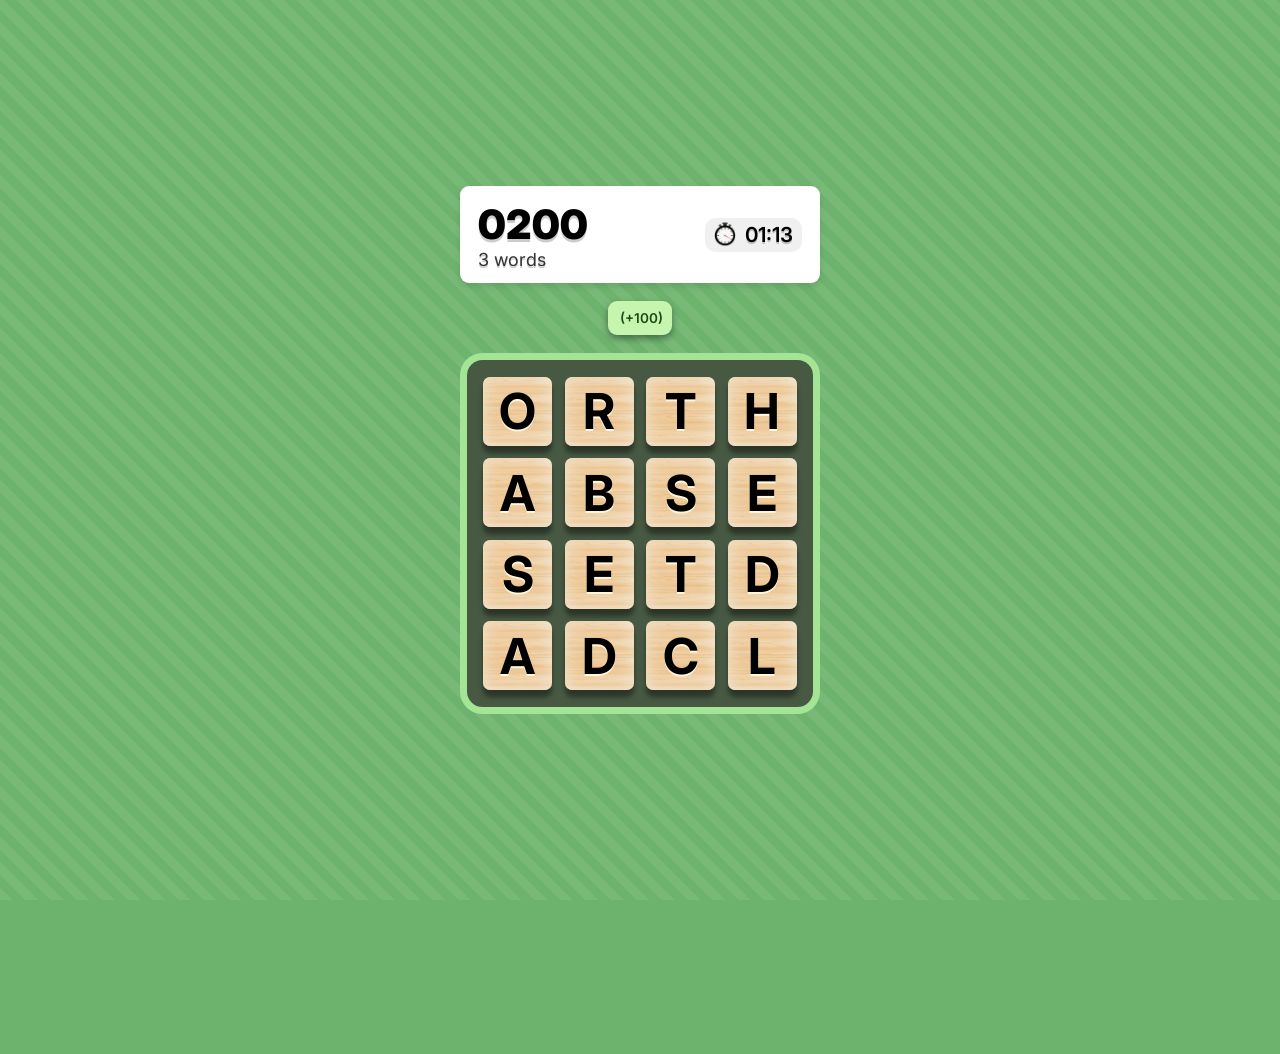
<file: index.html>
<!DOCTYPE html>
<html lang="en">
  <head>
    <meta charset="UTF-8" />
    <meta name="viewport" content="width=device-width, initial-scale=1.0" />
    <title>Word Hunt</title>
    <link
      rel="stylesheet"
      href="https://fonts.googleapis.com/css2?family=Inter:wght@400;700&display=swap"
    />
    <link rel="stylesheet" href="style.css" />
  </head>
  <body>
    <div class="outer-container">
      <div class="game-container">
        <div class="top-ui">
          <div class="score-card">
            <div class="score-row">
              <div class="score-stats">
                <div class="score-value">0200</div>
                <div class="word-count">3 words</div>
              </div>
              <div class="timer-box">
                <img src="clock.png" alt="Clock" class="clock-icon" />
                <div class="timer">01:13</div>
              </div>
            </div>
          </div>
        </div>
        <div class="current-word-box">
          <span id="current-word" class="current-word"></span>
          <span class="current-word-score">(+100)</span>
        </div>
        <div class="board-box">
          <div class="grid">
            <div class="tile">O</div>
            <div class="tile">R</div>
            <div class="tile">T</div>
            <div class="tile">H</div>
            <div class="tile">A</div>
            <div class="tile">B</div>
            <div class="tile">S</div>
            <div class="tile">E</div>
            <div class="tile">S</div>
            <div class="tile">E</div>
            <div class="tile">T</div>
            <div class="tile">D</div>
            <div class="tile">A</div>
            <div class="tile">D</div>
            <div class="tile">C</div>
            <div class="tile">L</div>
          </div>
        </div>
      </div>
    </div>
    <canvas id="line-canvas" class="line-canvas"></canvas>
  </body>
  <script src="main.js"></script>
</html>
</file>
<file: style.css>
* {
  box-sizing: border-box;
  margin: 0;
  padding: 0;
}

html,
body {
  height: 100%;
  width: 100%;
  overflow: hidden;
  font-family: "Inter", sans-serif;
  background-color: #6db36d;
  background-image: repeating-linear-gradient(
    45deg,
    rgba(255, 255, 255, 0.08) 0,
    rgba(255, 255, 255, 0.08) 1vh,
    transparent 1vh,
    transparent 2vh
  );
}

/* Fully centers game */
.outer-container {
  width: 100vw;
  height: 100vh;
  display: flex;
  justify-content: center;
  align-items: center;
}

.game-container {
  width: 100vh;
  max-width: 40vh;
  height: 95vh;
  display: flex;
  flex-direction: column;
  justify-content: center;
  gap: 2vh;
}

/* Top UI container */
.top-ui {
  display: flex;
  flex-direction: column;
  align-items: center;
  gap: 1vh;
}

/* Score + Timer in one card */
.score-card {
  background: white;
  padding: 1.5vh 2vh;
  border-radius: 1vh;
  box-shadow: 0 0.4vh 0.8vh rgba(0, 0, 0, 0.1);
  width: 100%;
  display: flex;
  justify-content: center;
}

/* Row with score on left and timer on right */
.score-row {
  display: flex;
  align-items: center;
  justify-content: space-between;
  width: 100%;
  gap: 2vh;
}

/* Score block (stacked) */
.score-stats {
  display: flex;
  flex-direction: column;
  align-items: flex-start;
}

.score-value {
  font-size: 4.5vh;
  font-weight: 900;
  color: black;
  text-shadow: 0 0.3vh 0 rgba(0, 0, 0, 0.2);
}

.word-count {
  font-size: 2vh;
  color: #333;
  text-shadow: 0 0.2vh 0 rgba(0, 0, 0, 0.2);
}

/* Timer box */
.timer-box {
  display: flex;
  align-items: center;
  gap: 1vh;
  padding: 0.5vh 1vh;
  background: rgba(0, 0, 0, 0.06);
  border-radius: 1.2vh;
}

.clock-icon {
  width: 2.4vh;
}

.timer {
  font-weight: 600;
  font-size: 2.3vh;
  color: black;
  text-shadow: 0 0.2vh 0 rgba(0, 0, 0, 0.2);
}

/* Game board container */
.board-box {
  background-color: #475943;
  border-radius: 2.5vh;
  border: 0.8vh solid #a3e595;
  padding: 1.8vh;
  width: 100%;
  aspect-ratio: 1 / 1;
  display: flex;
  justify-content: center;
  align-items: center;
}

/* Grid itself */
.grid {
  display: grid;
  grid-template-columns: repeat(4, 1fr);
  gap: 1.4vh;
  width: 100%;
  height: 100%;
}

/* Individual letter tile */
.tile {
  background-image: url("wood.png");
  background-size: cover;
  background-position: center;
  border-radius: 0.8vh;
  box-shadow: inset 0 0 2vh #f3e9d8,
    /* inner glow */ 0 0.8vh 0.6vh rgba(0, 0, 0, 0.4); /* outer drop shadow */
  display: flex;
  align-items: center;
  justify-content: center;
  font-size: 5.5vh;
  font-weight: bold;
  color: black;
  user-select: none;
  touch-action: none;
  aspect-ratio: 1 / 1;
  text-shadow: 0 0.2vh 0 rgb(255, 247, 220);
  transition: all 0.25s ease;
}

.tile:hover {
  filter: brightness(1.1);
}

.current-word-box {
  background-color: #c6f5b0;
  margin: 0 auto;
  border-radius: 1vh;
  display: flex;
  justify-content: center;
  align-items: center;
  padding: 1vh;
  gap: 0.4vh;
  box-shadow: 0 0.4vh 0.8vh rgba(0, 0, 0, 0.4);
  transition: opacity 0.3s ease;
  opacity: 1;
  white-space: nowrap;
  text-align: center;
}

.current-word {
  font-size: 1.5vh;
  font-weight: 700;
  color: black;
}

.current-word-score {
  font-size: 1.5vh;
  font-weight: 600;
  color: #1d4b16;
}

/* Line element */
.line {
  position: absolute;
  width: 1vh;
  background: red;
  z-index: 10;
  transform-origin: top left;
  pointer-events: none;
}

/* Selected tile while dragging */
.tile.selected {
  background-color: white !important;
  color: black !important;
}

/* Valid tiles */
.tile.valid {
  background-color: #8fd88f !important;
}
</file>
